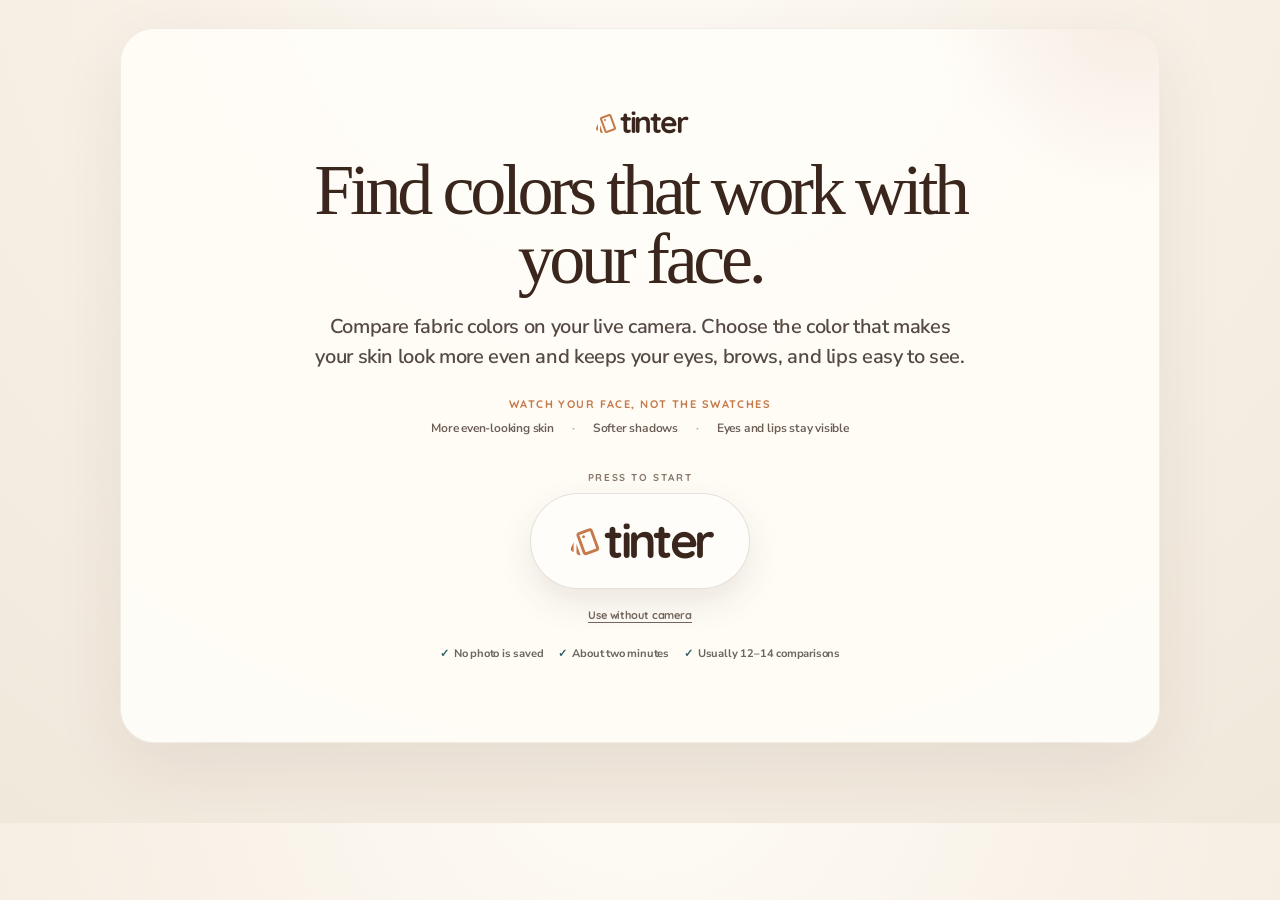
<file: index.html>
<!doctype html>
<html lang="en">
<head>
<meta charset="utf-8">
<meta name="viewport" content="width=device-width,initial-scale=1,viewport-fit=cover">
<title>Tinter by True Palette</title>
<link rel="manifest" href="manifest.webmanifest?v=20260720-gesture1">
<meta name="theme-color" content="#f7f1e8">
<meta name="apple-mobile-web-app-capable" content="yes">
<meta name="apple-mobile-web-app-title" content="Tinter">
<link rel="apple-touch-icon" href="icons/icon.svg?v=20260720-gesture1">
<link rel="stylesheet" href="app/styles.css?v=20260720-gesture1">
<link rel="stylesheet" href="app/font-brand.css?v=20260720-gesture1">
<link rel="stylesheet" href="app/dock.css?v=20260720-gesture1">
<link rel="stylesheet" href="app/compare.css?v=20260720-gesture1">
<link rel="stylesheet" href="app/report-export-v2.css?v=20260720-gesture1">
<link rel="stylesheet" href="app/export-print-clean.css?v=20260720-gesture1">
<link rel="stylesheet" href="app/report-visibility.css?v=20260720-gesture1">
<link rel="stylesheet" href="app/mixed-quiz.css?v=20260720-gesture1">
<link rel="stylesheet" href="app/mixed-quiz-swatches.css?v=20260720-gesture1">
<link rel="stylesheet" href="app/quiz-visuals-v3.css?v=20260720-gesture1">
<link rel="stylesheet" href="app/touch-targets.css?v=20260720-gesture1">
<link rel="stylesheet" href="app/app-hierarchy.css?v=20260720-gesture1">
<link rel="stylesheet" href="app/tinter/tinter.css?v=20260720-gesture1">
</head>
<body class="tinter-first report-waiting">
<main class="shell">
  <section class="tinter-home" aria-labelledby="homeTitle">
    <div class="tinter-home-copy">
      <div class="tinter-home-brand" aria-label="Tinter by True Palette">
        <span class="tinter-logo-lockup"><span class="tinter-style-glyph" aria-hidden="true">style</span><span class="tinter-word">tinter</span></span>
      </div>
      <h1 id="homeTitle">Find colors that work with your face.</h1>
      <p class="lead">Compare fabric colors on your live camera. Choose the color that makes your skin look more even and keeps your eyes, brows, and lips easy to see.</p>
      <div class="tinter-look-for" aria-label="What to compare during Tinter">
        <b>Watch your face, not the swatches</b>
        <div class="tinter-look-for-list"><span>More even-looking skin</span><span>Softer shadows</span><span>Eyes and lips stay visible</span></div>
      </div>
      <div class="tinter-home-actions">
        <div class="tinter-launch">
          <p id="tinterStartPrompt" class="tinter-start-prompt">Press to start</p>
          <button type="button" id="tinterOpen" class="tinter-entry" aria-label="Start Tinter color analysis" title="Start Tinter">
            <span class="tinter-logo-lockup"><span class="tinter-style-glyph" aria-hidden="true">style</span><span class="tinter-word">tinter</span></span>
          </button>
        </div>
        <button type="button" id="noCamera" class="tinter-secondary">Use without camera</button>
      </div>
      <div class="tinter-trust" aria-label="Tinter details"><span>No photo is saved</span><span>About two minutes</span><span>Usually 12–14 comparisons</span></div>
    </div>
  </section>

  <section class="card report report-area" aria-live="polite">
    <p class="kicker">Your results</p>
    <div id="result" class="empty">Complete Tinter to create your wardrobe palette.</div>
    <div class="actions"><button type="button" id="copy" class="secondary">Copy Style Report</button><button type="button" id="json" class="secondary">Export JSON</button><button type="button" onclick="window.print()" class="secondary">Print / PDF</button></div>
  </section>

  <section id="refineSection" class="refine-wrap" hidden>
    <details id="refineDetails" class="refine-card" open>
      <summary><span class="refine-summary-copy"><b>Optional refinement</b><span>Use this when the camera is unavailable or the first palette feels slightly off.</span></span></summary>
      <div class="refine-body">
        <form id="quiz" class="card">
          <p class="kicker quiz-card-kicker">Refine Result</p><h2>Color observations</h2><p class="muted">These observations lightly adjust Tinter rather than replacing it.</p>
          <div class="field client-field"><label class="field-title">Name <span>optional</span></label><input id="client" name="client" placeholder="Example: Morgan" autocomplete="name"></div>
          <div id="questions"></div>
          <div class="builder-actions"><button type="button" id="analyze" class="primary-build">Apply refinements</button><button type="button" id="sample" class="secondary">Demo answers</button><button type="reset" class="secondary">Start over</button></div>
        </form>
      </div>
    </details>
  </section>
</main>

<section id="sliderDock" class="slider-dock" hidden>
  <div class="dock-top"><div><p class="kicker dock-kicker">Adjust Palette</p><b id="dockTitle">Temperature</b></div><label class="toggle"><input type="checkbox" id="outside"> Allow outside palette</label></div>
  <div id="deck" class="deck" aria-label="Fashion slider cards"></div>
  <div class="dock-foot"><button type="button" id="prevCard" class="secondary" aria-label="Previous adjustment">‹</button><div id="dots" class="dots"></div><button type="button" id="nextCard" class="secondary" aria-label="Next adjustment">›</button></div>
</section>

<script src="app/intake-v6.js?v=20260720-gesture1"></script>
<script src="app/fabric-color-engine-v4.js?v=20260720-gesture1"></script>
<script src="app/season-hybrid-v11.js?v=20260720-gesture1"></script>
<script src="app/profile-v11.js?v=20260720-gesture1"></script>
<script src="app/report-ui-v11.js?v=20260720-gesture1"></script>
<script src="app/report-export-v2.js?v=20260720-gesture1"></script>
<script src="app/main.js?v=20260720-gesture1"></script>
<script type="module" src="app/tinter/app.js?v=20260720-gesture1"></script>
<script src="app/reset-random.js?v=20260720-gesture1"></script>
<script src="app/report-visibility.js?v=20260720-gesture1"></script>
</body>
</html>
</file>
<file: app/styles.css>
:root{--bg:#f7f1e8;--paper:#fffdf8;--ink:#1f2428;--muted:#6c665d;--line:#ded2c2;--cocoa:#3a261d;--terra:#c5794a;--teal:#2f5d62;--serif:Didot,Georgia,serif;--sans:"Avenir Next",Arial,sans-serif}
*{box-sizing:border-box}
body{margin:0;background:radial-gradient(circle at 10% 0%,#c5794a33,transparent 30rem),radial-gradient(circle at 95% 0%,#2f5d6228,transparent 32rem),var(--bg);color:var(--ink);font-family:var(--sans);line-height:1.42}
body.dock-open{padding-bottom:330px}
.shell{width:min(1160px,calc(100% - 28px));margin:auto;padding:22px 0 52px}
.hero,.grid{display:grid;grid-template-columns:1.05fr .95fr;gap:18px;align-items:start}
.grid{margin-top:18px}
.card,.panel{background:#fffdf8e8;border:1px solid var(--line);border-radius:28px;padding:22px;box-shadow:0 22px 60px #3a261d1a}
.panel{padding:clamp(24px,5vw,56px)}
.report{position:sticky;top:14px}
.kicker{color:var(--teal);font-size:12px;font-weight:900;letter-spacing:.16em;text-transform:uppercase;margin:0 0 12px}
h1,h2,.result-name{font-family:var(--serif);font-weight:500;letter-spacing:-.055em}
h1{font-size:clamp(52px,10vw,108px);line-height:.86;margin:0 0 18px;max-width:12ch}
h2{font-size:clamp(30px,4vw,48px);line-height:.95;margin:0 0 8px}
.lead{font-size:clamp(17px,2vw,21px);color:#47413a}
.muted,.desc,.note{color:var(--muted)}
.kit{padding:0;list-style:none}
.kit li{border-top:1px solid var(--line);padding:10px 0}
.kit b{display:block;color:var(--cocoa)}
.tag,.pill{display:inline-flex;border:1px solid var(--line);border-radius:999px;padding:7px 10px;margin:4px;background:white;font-size:12px;font-weight:900;color:var(--cocoa)}
.field{margin:24px 0}
.field-title{font-weight:900;color:var(--cocoa);margin-bottom:10px}
.field-title span{color:var(--muted);font-size:12px;text-transform:uppercase;letter-spacing:.08em}
.how{border-left:4px solid var(--terra);background:#fff7ed;border-radius:14px;padding:12px 14px;color:var(--muted)}
.choices{display:grid;grid-template-columns:repeat(3,1fr);gap:10px}
.choice{position:relative}
.choice input{position:absolute;opacity:0}
.box{min-height:122px;display:flex;flex-direction:column;gap:10px;border:1px solid var(--line);border-radius:20px;padding:13px;background:white;cursor:pointer}
.choice input:checked+.box{border-color:var(--teal);box-shadow:inset 0 0 0 1px var(--teal)}
.name{font-weight:900;color:var(--cocoa)}
.sw{width:31px;height:31px;border:1px solid #0002;border-radius:50%;display:inline-block;margin-right:5px}
.actions{display:flex;gap:10px;flex-wrap:wrap;margin-top:22px}
.builder-actions{display:grid;grid-template-columns:1fr 1fr;gap:10px;margin-top:24px}
.primary-build{grid-column:1/-1;width:100%;font-size:17px;padding:18px 20px}
.builder-actions .secondary{width:100%}
button{border:1px solid var(--teal);border-radius:999px;background:var(--teal);color:white;padding:14px 18px;font-weight:900;cursor:pointer}
button.secondary{border-color:var(--line);background:white;color:var(--ink)}
button:disabled{opacity:.7;cursor:wait}
.actions button{flex:1 1 150px}
.empty,.loading-card{border:1px dashed var(--line);border-radius:22px;padding:18px;color:var(--muted)}
.loading-card{text-align:center;background:#fff7ed;border-style:solid}
.spinner{width:36px;height:36px;margin:2px auto 12px;border:3px solid #eadccf;border-top-color:var(--teal);border-radius:50%;animation:spin .8s linear infinite}
@keyframes spin{to{transform:rotate(360deg)}}
input{width:100%;border:1px solid var(--line);border-radius:18px;padding:14px}
.mini,.palette,.palette-pair{display:grid;grid-template-columns:repeat(2,1fr);gap:10px}
.palette{grid-template-columns:repeat(2,1fr)}
.mini-card,.color{border:1px solid var(--line);border-radius:18px;background:white;padding:12px}
.mini-card b{display:block;color:var(--cocoa);font-size:12px;letter-spacing:.08em;text-transform:uppercase}
.patch{height:52px;border-radius:14px;margin-bottom:8px}
.result-name{margin:0 0 12px;color:var(--cocoa);font-size:clamp(42px,7vw,70px);line-height:.88}
.slider-dock{position:fixed;z-index:50;left:50%;bottom:max(10px,env(safe-area-inset-bottom));transform:translateX(-50%);width:min(760px,calc(100% - 18px));background:#fffdf8;border:1px solid var(--line);border-radius:28px;box-shadow:0 20px 70px #3a261d40;padding:14px}
.slider-dock[hidden]{display:none}
.dock-top{display:flex;align-items:center;justify-content:space-between;gap:10px;margin-bottom:8px}
.dock-kicker{margin-bottom:3px}
.toggle{display:flex;gap:8px;align-items:center;border:1px solid var(--line);border-radius:999px;padding:9px 11px;background:#fff7ed;font-size:12px;font-weight:900;color:var(--cocoa)}
.toggle input{width:auto}
.deck{display:flex;overflow-x:auto;scroll-snap-type:x mandatory;-webkit-overflow-scrolling:touch;border-radius:22px;scrollbar-width:none}
.deck::-webkit-scrollbar{display:none}
.slide{min-width:100%;scroll-snap-align:center;border:1px solid var(--line);border-radius:22px;background:white;padding:14px}
.slide-head{display:flex;justify-content:space-between;gap:12px}
.slide h3{margin:0;color:var(--cocoa)}
.ios{font-size:12px;color:var(--muted);margin-top:2px}
.lockbar{height:8px;border-radius:999px;background:linear-gradient(90deg,#ded2c2 0 var(--lo),var(--teal) var(--lo) var(--hi),#ded2c2 var(--hi) 100%);margin:12px 0}
.gslider{padding:0;border:0;accent-color:var(--teal)}
.warn{color:#9a3b32;font-size:12px;font-weight:800;margin:8px 0 0}
.dock-foot{display:grid;grid-template-columns:auto 1fr auto;gap:10px;align-items:center;margin-top:10px}
.dock-foot button{padding:10px 14px}
.dots{text-align:center}
.dot{display:inline-block;width:7px;height:7px;border-radius:999px;background:#ded2c2;margin:0 4px}
.dot.active{background:var(--teal);width:18px}
@media(max-width:900px){.hero,.grid{grid-template-columns:1fr}.report{position:static}}
@media(max-width:650px){body.dock-open{padding-bottom:350px}.choices,.mini,.palette,.palette-pair{grid-template-columns:1fr}.box{min-height:auto}.dock-top{align-items:flex-start}.toggle{max-width:170px}.palette{grid-template-columns:repeat(2,1fr)}}
</file>
<file: app/font-brand.css>
@import url('https://fonts.googleapis.com/css2?family=Nunito+Sans:wght@400;500;600;700;800;900&family=Quicksand:wght@600;700&display=swap');
:root{--sans:"Nunito Sans","Avenir Next Rounded","SF Pro Rounded",ui-rounded,"Avenir Next","Segoe UI Rounded",Arial,sans-serif;--cute:"Quicksand","Nunito Sans","Avenir Next Rounded",ui-rounded,Arial,sans-serif;--serif:"Didot","Bodoni 72","Iowan Old Style",Georgia,serif}
body,input,button,select,textarea{font-family:var(--sans);font-weight:500;letter-spacing:-.012em}body{color:var(--ink)}
h1,h2,.result-name{font-family:var(--serif);font-weight:500;color:var(--cocoa);letter-spacing:-.055em}.lead{font-family:var(--sans);font-weight:600;letter-spacing:-.018em;color:#463e37}.kicker{font-family:var(--cute);font-weight:700;letter-spacing:.15em;color:var(--teal)}
.field-title,.name,.pill,.tag,.mini-question,.compare-role,.range-head b,.slider-card b,.mini-card b{font-family:var(--cute);font-weight:700;letter-spacing:-.01em;color:var(--cocoa)}
.desc,.muted,.note,.kit span{font-family:var(--sans);font-weight:500;letter-spacing:-.01em}button{font-family:var(--cute);font-weight:700;letter-spacing:-.01em}.choice .box{font-family:var(--sans)}
</file>
<file: app/dock.css>
body.dock-open{padding-bottom:105px}.slider-dock{bottom:max(6px,env(safe-area-inset-bottom));width:min(700px,calc(100% - 18px));border-radius:18px;box-shadow:0 14px 42px #3a261d35;padding:8px;transition:transform .22s ease,opacity .22s ease}.slider-dock.is-hidden{transform:translate(-50%,calc(100% + 18px));opacity:.04;pointer-events:none}.dock-top{display:grid;grid-template-columns:1fr auto auto;align-items:center;gap:6px;margin-bottom:2px}.dock-kicker{margin:0;font-size:10px}.toggle{padding:6px 8px;font-size:11px}.dock-close{min-width:34px;padding:6px 10px}.deck{border-radius:14px}.slide{border-radius:14px;padding:8px 10px}.slide h3{font-size:15px}.slide p{margin:4px 0 0;font-size:11px;line-height:1.2}.ios{font-size:11px;margin-top:0}.lockbar{height:6px;margin:6px 0}.gslider{height:18px}.warn{margin:4px 0 0}.dock-foot{gap:6px;margin-top:5px}.dock-foot button{padding:6px 10px}.dot{width:6px;height:6px}.dot.active{width:16px}.adjust-palette{width:100%;margin-top:14px}.compare-head,.compare-row{display:grid;grid-template-columns:.8fr 1fr 1fr;gap:8px;align-items:center}.compare-head{font-size:12px;text-transform:uppercase;letter-spacing:.08em;color:var(--muted);margin:12px 0 6px}.compare-row{border:1px solid var(--line);border-radius:16px;background:white;padding:8px;margin-bottom:8px}.compare-role{font-size:12px;font-weight:900;color:var(--cocoa)}.compare-color{display:grid;grid-template-columns:38px 1fr;gap:8px;align-items:center;min-width:0}.compare-color i{display:block;width:38px;height:38px;border-radius:10px;border:1px solid #0002}.compare-color b{display:block;font-size:12px;line-height:1.1}.compare-color small{display:block;color:var(--muted);font-size:11px}@media(max-width:650px){body.dock-open{padding-bottom:125px}.toggle{max-width:160px}.compare-head{display:none}.compare-row{grid-template-columns:1fr}.compare-role{border-bottom:1px solid var(--line);padding-bottom:5px}.compare-color{grid-template-columns:44px 1fr}.compare-color i{width:44px;height:44px}}
</file>
<file: app/compare.css>
.season-badge{display:block;width:max-content;max-width:100%;margin-top:8px;border:1px solid var(--line);border-radius:999px;background:#fff7ed;color:var(--cocoa);font-family:var(--sans);font-size:14px;font-weight:900;letter-spacing:0;padding:7px 11px}.palette .patch{display:flex;align-items:flex-end;padding:8px}.palette .patch span,.compare-swatch span{display:block;color:white;font-weight:900;line-height:1.05;text-shadow:0 1px 7px #0009}.palette .patch span{font-size:12px}.palette-compare.single .compare-row{display:block}.palette-compare.adjusted .compare-row,.compare-head{display:grid;grid-template-columns:.75fr 1fr 1fr;gap:8px;align-items:stretch}.compare-head{font-size:12px;text-transform:uppercase;letter-spacing:.08em;color:var(--muted);margin:12px 0 6px}.compare-row{border:1px solid var(--line);border-radius:16px;background:white;padding:8px;margin-bottom:8px}.compare-role{font-size:12px;font-weight:900;color:var(--cocoa);margin-bottom:6px}.palette-compare.adjusted .compare-role{display:flex;align-items:center;margin:0}.compare-swatch{min-height:96px;border:1px solid #0002;border-radius:14px;padding:10px;display:flex;flex-direction:column;justify-content:flex-end;background-size:cover}.compare-swatch span{font-size:15px}.compare-swatch small{display:block;color:white;text-shadow:0 1px 7px #0009;font-size:11px;margin-top:4px}.palette-compare.single .compare-swatch{width:100%}@media(max-width:650px){.palette-compare.adjusted .compare-row{grid-template-columns:1fr}.compare-head{display:none}.palette-compare.adjusted .compare-role{border-bottom:1px solid var(--line);padding-bottom:5px;margin-bottom:4px}.compare-swatch{min-height:84px}}
</file>
<file: app/report-export-v2.css>
.report-shell{background:linear-gradient(180deg,#fffdf8 0%,#fff7ed 100%);border:1px solid var(--line);border-radius:28px;padding:18px;box-shadow:0 18px 50px rgba(58,38,29,.10)}.report-mast{position:relative;border-bottom:1px solid var(--line);padding-bottom:14px;margin-bottom:16px;break-after:avoid-page}.report-client-label{font-family:var(--cute);font-size:11px;font-weight:800;letter-spacing:.16em;text-transform:uppercase;color:var(--teal);margin:0 0 5px}.report-client{font-family:var(--cute);font-size:15px;font-weight:800;color:var(--muted);margin:0 0 8px}.report-palette{font-family:var(--serif);font-size:clamp(44px,6vw,66px);font-weight:500;letter-spacing:-.055em;line-height:.9;color:var(--cocoa);margin:0}.report-desc{font-family:var(--sans);font-size:15px;line-height:1.5;color:#4a4038;margin:12px 0 0}.report-pills{display:flex;flex-wrap:wrap;gap:6px;margin-top:12px}.report-pills .pill{margin:0;background:#fffdf8}.report-palette-title{font-family:var(--cute);font-size:12px;font-weight:800;letter-spacing:.15em;text-transform:uppercase;color:var(--teal);margin:18px 0 8px}.palette-card-grid{display:grid;gap:14px}.palette-card-row{display:grid;gap:7px;break-inside:avoid-page;page-break-inside:avoid}.palette-card-role{font-family:var(--cute);font-size:11px;font-weight:800;letter-spacing:.1em;text-transform:uppercase;color:var(--muted)}.palette-card-pair{display:grid;grid-template-columns:1fr;gap:10px}.palette-card-grid.adjusted .palette-card-pair{grid-template-columns:1fr 1fr}.palette-swatch-card{position:relative;background:#fffdf8;border:1px solid #eadfd2;border-radius:15px;padding:9px;box-shadow:0 10px 24px rgba(58,38,29,.09);min-width:0;break-inside:avoid-page;page-break-inside:avoid}.palette-swatch-card::before{content:attr(data-kind);position:absolute;top:8px;right:8px;background:rgba(255,253,248,.86);border:1px solid rgba(222,210,194,.75);border-radius:999px;padding:4px 7px;font-size:9px;font-weight:900;letter-spacing:.08em;text-transform:uppercase;color:var(--cocoa)}.palette-card-grid.single .palette-swatch-card::before{display:none}.palette-chip{height:132px;border-radius:10px;border:1px solid rgba(0,0,0,.08);box-shadow:inset 0 0 0 1px rgba(255,255,255,.18);margin-bottom:8px}.palette-card-name{display:block;font-family:var(--cute);font-size:14px;font-weight:800;line-height:1.05;letter-spacing:-.02em;text-transform:uppercase;color:var(--cocoa);overflow-wrap:anywhere}.palette-card-hex{display:block;margin-top:3px;font-family:var(--sans);font-size:10px;font-weight:800;letter-spacing:.04em;text-transform:uppercase;color:var(--muted)}.report-evidence-list{list-style:none;padding:0;margin:0;display:grid;gap:9px}.report-evidence-list li{display:grid;grid-template-columns:20px minmax(0,1fr);gap:8px;align-items:start}.report-evidence-check{display:inline-grid;place-items:center;width:18px;height:18px;margin-top:1px;border-radius:50%;background:rgba(47,93,98,.10);color:var(--teal);font-size:11px;font-weight:900}.report-diagnostics{position:absolute;top:0;right:0;z-index:12}.report-diagnostics summary{display:grid;place-items:center;width:32px;height:32px;list-style:none;border:1px solid rgba(47,93,98,.22);border-radius:50%;background:rgba(255,253,248,.88);color:var(--teal);cursor:pointer;box-shadow:0 6px 18px rgba(58,38,29,.08)}.report-diagnostics summary::-webkit-details-marker{display:none}.report-diagnostics summary:focus-visible{outline:2px solid var(--teal);outline-offset:3px}.report-info-icon{font-family:Georgia,serif;font-size:16px;font-weight:700;line-height:1}.report-sr-only{position:absolute!important;width:1px!important;height:1px!important;padding:0!important;margin:-1px!important;overflow:hidden!important;clip:rect(0,0,0,0)!important;white-space:nowrap!important;border:0!important}.report-diagnostics-panel{position:absolute;top:40px;right:0;width:min(360px,calc(100vw - 58px));padding:14px;border:1px solid var(--line);border-radius:18px;background:#fffdf8;box-shadow:0 18px 50px rgba(58,38,29,.18);color:#4a4038}.report-diagnostics-title{margin:0 0 10px;font-family:var(--cute);font-size:11px;font-weight:900;letter-spacing:.12em;text-transform:uppercase;color:var(--teal)}.report-diagnostics-pills{display:flex;flex-wrap:wrap;gap:6px}.report-diagnostics-pills span{display:inline-flex;padding:6px 8px;border:1px solid var(--line);border-radius:999px;background:#fff7ed;font-size:11px;font-weight:800;color:var(--cocoa)}.report-diagnostics-panel ul{margin:12px 0 0;padding-left:18px;font-size:12px;color:var(--muted)}.report-diagnostics-panel li+li{margin-top:6px}.report .actions{display:grid;grid-template-columns:1fr 1fr;gap:10px}.report .actions button{width:100%;margin:0}.export-hidden{display:none!important}body.png-exporting .report-shell{box-shadow:none;width:min(900px,calc(100vw - 28px));max-width:900px}body.png-exporting .style-report-card .palette-card-grid{display:grid;grid-template-columns:repeat(2,minmax(0,1fr));gap:12px}body.png-exporting .palette-chip{height:102px}body.png-exporting .palette-card-name{font-size:12px}body.png-exporting .report-diagnostics{display:none!important}@page{margin:.45in}@media print{body{background:#fff!important}.shell{width:100%;padding:0}.hero,#quiz,.report .actions,#sliderDock,.report-diagnostics{display:none!important}.grid{display:block}.report{position:static!important;box-shadow:none;border:0;padding:0}.report-shell{box-shadow:none;border:0;padding:0}.style-report-card .palette-card-grid{display:grid;grid-template-columns:repeat(3,minmax(0,1fr));gap:10px;align-items:start}.style-report-card .palette-card-row{break-inside:avoid-page;page-break-inside:avoid}.style-report-card .palette-card-role{font-size:9px}.style-report-card .palette-swatch-card{padding:7px}.style-report-card .palette-chip{height:82px}.style-report-card .palette-card-name{font-size:11px}.style-report-card .palette-card-hex{font-size:8px}.report-palette{font-size:44px}.report-desc{font-size:12px;line-height:1.35}.report-palette-title{margin-top:12px}}@media(max-width:650px){.report-shell{padding:14px}.palette-chip{height:105px}.report-palette{font-size:42px}.palette-card-grid.adjusted .palette-card-pair{grid-template-columns:1fr 1fr}.palette-card-name{font-size:12px}.report-diagnostics{top:-2px;right:-2px}.report-diagnostics-panel{right:-2px;width:min(330px,calc(100vw - 42px))}}
</file>
<file: app/export-print-clean.css>
@media print{.adjust-palette,#openDock{display:none!important}html,body,.report,.report-shell,#styleReportCard,.style-report-card{background:transparent!important;background-color:transparent!important;box-shadow:none!important}.report-shell{border-color:transparent!important}.report .kicker{display:none!important}}
</file>
<file: app/report-visibility.css>
body.report-waiting .report{display:none!important}body.report-waiting .grid{grid-template-columns:1fr}.report-ready .report{display:block}@media(max-width:900px){body.report-waiting .grid{grid-template-columns:1fr}}
</file>
<file: app/mixed-quiz.css>
.setup-grid,.confirm-grid{display:grid;grid-template-columns:repeat(3,1fr);gap:10px}.setup-card,.mini-choice{border:1px solid var(--line);border-radius:16px;background:white;padding:12px}.setup-card b,.mini-choice b{display:block;color:var(--cocoa);font-size:13px}.range-card{border:1px solid var(--line);border-radius:18px;background:white;padding:14px;margin:10px 0}.range-head{display:flex;justify-content:space-between;gap:12px;align-items:center}.range-head b{color:var(--cocoa)}.range-head span{font-weight:900;color:var(--teal)}.range-card input[type=range]{padding:0;border:0;accent-color:var(--teal);margin:12px 0 4px}.range-labels{display:flex;justify-content:space-between;color:var(--muted);font-size:12px}.confidence{margin-top:10px;border-top:1px solid var(--line);padding-top:10px}.optional-note{font-size:13px;color:var(--muted);margin:4px 0 10px}.mini-choice input{width:auto;margin-right:7px}.confirm-grid{grid-template-columns:1fr}.confirm-row{display:grid;grid-template-columns:1fr 1fr 1fr;gap:8px}@media(max-width:650px){.setup-grid,.confirm-row{grid-template-columns:1fr}.setup-card,.mini-choice{padding:10px}}
</file>
<file: app/mixed-quiz-swatches.css>
.quiz-swatch-row{display:grid;grid-template-columns:repeat(5,minmax(22px,1fr));gap:10px;align-items:center;margin:9px 0 6px;width:100%}.quiz-swatch{width:34px;height:34px;border:1px solid #0002;border-radius:999px;box-shadow:inset 0 0 0 1px rgba(255,255,255,.25);justify-self:center}.mini-question{margin:14px 0 8px;color:var(--cocoa);font-weight:900}.mini-help{display:block;color:var(--muted);font-size:12px;font-weight:600;margin-top:2px}.mini-choice{display:flex;align-items:center;gap:8px}.mini-choice .quiz-swatch{width:26px;height:26px;flex:0 0 26px}.choice .box .quiz-swatch-row{margin-top:auto}.setup-card input{width:auto;margin-right:7px}@media(max-width:650px){.quiz-swatch-row{gap:8px}.quiz-swatch{width:30px;height:30px}.mini-choice .quiz-swatch{width:22px;height:22px;flex-basis:22px}}
</file>
<file: app/quiz-visuals-v3.css>
.confidence-emoji-row{display:grid;grid-template-columns:repeat(5,1fr);gap:8px;align-items:center;margin:8px 0 4px;text-align:center;font-size:22px}.confidence .quiz-swatch-row{display:none!important}.contrast-pair-row{display:grid;grid-template-columns:repeat(5,1fr);gap:10px;margin:10px 0 6px;align-items:end}.contrast-pair{display:grid;gap:5px;justify-items:center}.contrast-pair-chip{width:48px;height:34px;border:1px solid #0002;border-radius:999px;overflow:hidden;display:grid;grid-template-columns:1fr 1fr;background:white;box-shadow:inset 0 0 0 1px rgba(255,255,255,.22)}.contrast-pair-chip i{display:block}.contrast-pair small{display:block;color:var(--muted);font-size:10px;font-weight:800;text-align:center;line-height:1.1}.range-card .contrast-pair-row+.range-labels{margin-top:2px}@media(max-width:650px){.confidence-emoji-row{font-size:20px}.contrast-pair-row{gap:6px}.contrast-pair-chip{width:42px;height:30px}.contrast-pair small{font-size:9px}}
</file>
<file: app/touch-targets.css>
:root{--touch-min:48px;--thumb-size:28px;--track-size:10px}
button,.secondary,.primary-build,input,select,textarea{min-height:var(--touch-min)}
button,.secondary,.primary-build{padding:13px 16px;touch-action:manipulation}
.builder-actions #tinterOpen{grid-column:1/-1;order:-2}.builder-actions #analyze{order:-1}.builder-actions #sample,.builder-actions [type=reset]{order:0}
.choice,.setup-card,.mini-choice,.toggle,.palette-swatch-card,.smooth-card{touch-action:manipulation}
.choice .box,.setup-card{min-height:76px;padding:14px 15px}
.mini-choice{min-height:48px;padding:12px 13px;border-radius:14px}
.confirm-row{gap:10px}
input[type=radio],input[type=checkbox]{width:22px;height:22px;min-height:22px;flex:0 0 22px;accent-color:var(--teal)}
.toggle{min-height:44px;display:inline-flex;align-items:center;gap:8px;padding:6px 0}
input[type=range],.gslider,#tinterWarmth,#tinterTint{width:100%;height:44px;min-height:44px;padding:0;background:transparent;touch-action:pan-x;accent-color:var(--teal)}
input[type=range]::-webkit-slider-runnable-track{height:var(--track-size);border-radius:999px;background:#e6dacc;border:1px solid rgba(58,38,29,.10)}
input[type=range]::-webkit-slider-thumb{-webkit-appearance:none;width:var(--thumb-size);height:var(--thumb-size);border-radius:999px;background:var(--teal);border:4px solid #fffdf8;box-shadow:0 2px 8px rgba(31,36,40,.24);margin-top:calc((var(--track-size) - var(--thumb-size))/2)}
input[type=range]::-moz-range-track{height:var(--track-size);border-radius:999px;background:#e6dacc;border:1px solid rgba(58,38,29,.10)}
input[type=range]::-moz-range-thumb{width:var(--thumb-size);height:var(--thumb-size);border-radius:999px;background:var(--teal);border:4px solid #fffdf8;box-shadow:0 2px 8px rgba(31,36,40,.24)}
.range-card{padding:15px 14px}.range-labels{font-size:13px;margin-top:2px}.range-head output{min-width:42px;text-align:right;font-weight:900;color:var(--teal);font-variant-numeric:tabular-nums}
.dock-foot button{min-width:52px;min-height:46px}.dock-close,.tinter-close{min-width:46px;min-height:46px}
.tinter-balance input[type=range]{height:46px}.tinter-balance button{min-height:42px}.smooth-card{min-height:148px}.smooth-chip{min-height:78px}
@media(max-width:650px){:root{--thumb-size:30px;--track-size:11px}.choice .box,.setup-card{min-height:82px}.primary-build{min-height:56px}.smooth-card{min-height:138px}.tinter-balance input[type=range]{height:48px}}
</file>
<file: app/app-hierarchy.css>
.client-field{padding:14px 0 18px;margin:14px 0 6px;border-bottom:1px solid var(--line)}
.app-section{position:relative;padding:24px 0 8px;margin:0;border-top:1px solid var(--line)}
.app-section:first-child{margin-top:10px}.app-section-head{display:grid;grid-template-columns:auto 1fr;column-gap:12px;row-gap:3px;align-items:start;margin-bottom:18px}.app-section-kicker{grid-row:1/4;display:grid;place-items:center;min-width:52px;min-height:28px;padding:6px 9px;border:1px solid var(--line);border-radius:999px;background:#fff7ed;font-family:var(--cute);font-size:10px;font-weight:900;letter-spacing:.12em;text-transform:uppercase;color:var(--terra);margin:0}.app-section-title{font-family:var(--serif);font-weight:500;font-size:clamp(27px,3vw,39px);letter-spacing:-.05em;line-height:.94;color:var(--cocoa);margin:0}.app-section-copy{margin:0;color:var(--muted);font-size:14px;line-height:1.4;max-width:62ch}.app-section .field{margin:18px 0}.app-section .field:first-of-type{margin-top:0}.app-section .field:last-child{margin-bottom:0}.field-title{display:flex;align-items:baseline;justify-content:space-between;gap:10px;font-family:var(--cute);font-size:15px;line-height:1.15}.field-title span{flex:0 0 auto}.how{margin:8px 0 12px}.choices{align-items:stretch}.box{height:100%}.range-card{margin:12px 0}.range-card+.range-card{margin-top:10px}.mini-question.color-clue-heading{margin:18px 0 9px;padding-top:4px;font-family:var(--cute);font-size:12px;font-weight:900;letter-spacing:.12em;text-transform:uppercase;color:var(--teal)}.mini-question.color-clue-heading:first-child{margin-top:0}.mini-help{display:block;margin-top:4px;font-family:var(--sans);font-size:12px;font-weight:500;letter-spacing:0;text-transform:none;color:var(--muted)}
.builder-actions{align-items:stretch;margin-top:28px;padding-top:22px;border-top:1px solid var(--line)}.analysis-action-head{grid-column:1/-1;order:-3;display:grid;gap:4px;padding:0 2px 8px}.analysis-action-head .app-section-kicker{display:inline-flex;width:max-content;min-width:0;min-height:0}.analysis-action-head .app-section-title{font-size:clamp(25px,3vw,34px)}.builder-actions #tinterOpen{margin-bottom:2px}.primary-build{font-family:var(--cute);letter-spacing:-.02em}.report>.kicker,.quiz-card-kicker{margin-bottom:8px}.report-shell{margin-top:4px}.report-palette-title{margin-top:22px}.actions{align-items:stretch}.actions button{min-width:0}.slider-dock{font-family:var(--sans)}.slide h3,.dock-top b{font-family:var(--cute);font-weight:800;letter-spacing:-.02em}.empty{font-size:14px;line-height:1.45}
@media(max-width:650px){.app-section{padding:20px 0 6px}.app-section-head{grid-template-columns:1fr;gap:4px}.app-section-kicker{grid-row:auto;display:inline-flex;width:max-content;min-width:0;min-height:0}.field-title{display:grid;gap:3px}.field-title span{font-size:11px}.hero .panel,.hero .card,#quiz,.report{padding:18px}.builder-actions{gap:9px}.analysis-action-head{padding-bottom:6px}}
</file>
<file: app/tinter/tinter.css>
@import url('https://fonts.googleapis.com/css2?family=Material+Symbols+Outlined:opsz,wght,FILL,GRAD@24,400,0,0');

/* Canonical Tinter presentation. */
body.tinter-first {
  background:
    radial-gradient(circle at 50% -12%, #fffdf8 0, #f8f1e7 42%, #f1e8dc 100%);
}

body.tinter-first .shell {
  width: min(1040px, calc(100% - 28px));
  padding: 28px 0 80px;
}

.tinter-home {
  position: relative;
  min-height: min(680px, 82vh);
  display: grid;
  place-items: center;
  padding: clamp(38px, 7vw, 80px);
  overflow: hidden;
  border: 1px solid rgba(114, 91, 73, .10);
  border-radius: 34px;
  background: rgba(255, 253, 248, .92);
  box-shadow: 0 24px 70px rgba(58, 38, 29, .08);
  text-align: center;
}

.tinter-home::before {
  content: "";
  position: absolute;
  width: 430px;
  height: 430px;
  top: -250px;
  right: -190px;
  border-radius: 50%;
  background: radial-gradient(circle, rgba(181, 109, 75, .12), transparent 68%);
  pointer-events: none;
}

.tinter-home-copy {
  position: relative;
  z-index: 1;
  width: min(760px, 100%);
  margin: auto;
}

.tinter-home-brand {
  display: flex;
  justify-content: center;
  margin-bottom: 20px;
}

.tinter-home h1 {
  max-width: 760px;
  margin: 0 auto 18px;
  font-size: clamp(44px, 7vw, 72px);
  line-height: .96;
  letter-spacing: -.06em;
}

.tinter-home .lead {
  max-width: 650px;
  margin: 0 auto;
  font-size: clamp(16px, 2vw, 20px);
  line-height: 1.5;
  color: #554a42;
}

.tinter-look-for {
  max-width: 680px;
  margin: 25px auto 0;
}

.tinter-look-for > b {
  display: block;
  font-family: var(--cute, "Quicksand", sans-serif);
  font-size: 11px;
  font-weight: 800;
  letter-spacing: .13em;
  text-transform: uppercase;
  color: var(--terra, #b56d4b);
}

.tinter-look-for-list {
  display: flex;
  flex-wrap: wrap;
  justify-content: center;
  gap: 5px 18px;
  margin-top: 7px;
  color: #6a5d54;
  font-size: 12px;
  font-weight: 650;
}

.tinter-look-for-list span + span::before {
  content: "·";
  margin-right: 18px;
  color: #b8a99c;
}

.tinter-home-actions {
  display: flex;
  flex-direction: column;
  align-items: center;
  gap: 9px;
  margin-top: 34px;
}

.tinter-launch {
  display: grid;
  justify-items: center;
  gap: 8px;
}

.tinter-start-prompt {
  margin: 0;
  font-family: var(--cute, "Quicksand", sans-serif);
  font-size: 10px;
  font-weight: 850;
  letter-spacing: .16em;
  text-transform: uppercase;
  color: #88776a;
}

.tinter-entry {
  position: relative;
  width: 220px;
  min-height: 96px;
  display: grid;
  place-items: center;
  padding: 0 24px;
  border: 1px solid rgba(114, 91, 73, .18);
  border-radius: 999px;
  background: #fffdf9;
  color: var(--cocoa, #493a31);
  box-shadow: 0 14px 34px rgba(58, 38, 29, .10);
  cursor: pointer;
  transition:
    transform .18s ease,
    box-shadow .18s ease,
    border-color .18s ease;
}

.tinter-entry:hover {
  transform: translateY(-2px);
  box-shadow: 0 18px 42px rgba(58, 38, 29, .13);
  border-color: rgba(181, 109, 75, .34);
}

.tinter-entry:active {
  transform: scale(.99);
}

.tinter-entry:focus-visible {
  outline: 3px solid rgba(47, 93, 98, .30);
  outline-offset: 4px;
}

.tinter-entry.tinter-complete::after {
  content: "✓";
  position: absolute;
  right: 18px;
  top: 16px;
  width: 22px;
  height: 22px;
  display: grid;
  place-items: center;
  border-radius: 50%;
  background: var(--teal, #2f5d62);
  color: #fff;
  font: 800 12px/1 var(--sans, Arial, sans-serif);
}

.tinter-secondary {
  min-height: 34px;
  padding: 4px 8px;
  border: 0;
  background: transparent;
  color: #76685e;
  box-shadow: none;
  font-size: 11px;
  text-decoration: underline;
  text-underline-offset: 3px;
  cursor: pointer;
}

.tinter-trust {
  display: flex;
  flex-wrap: wrap;
  justify-content: center;
  gap: 7px 15px;
  margin-top: 14px;
  color: var(--muted, #766f67);
  font-size: 11px;
  font-weight: 700;
}

.tinter-trust span::before {
  content: "✓";
  margin-right: 5px;
  color: var(--teal, #2f5d62);
  font-weight: 900;
}

.report-area {
  width: 100%;
  margin-top: 28px;
  scroll-margin-top: 18px;
  border-radius: 30px;
  box-shadow: 0 18px 54px rgba(58, 38, 29, .08);
}

.tinter-logo-lockup {
  display: inline-grid;
  grid-template-columns: auto auto;
  align-items: center;
  justify-content: center;
  column-gap: 2px;
  line-height: 1;
}

.tinter-style-glyph {
  width: 30px;
  height: 30px;
  display: inline-flex;
  align-items: center;
  justify-content: center;
  font-family: "Material Symbols Outlined";
  font-size: 30px;
  font-variation-settings:
    "FILL" 0,
    "wght" 400,
    "GRAD" 0,
    "opsz" 24;
  color: var(--terra, #b56d4b);
}

.tinter-word {
  font-family: var(--cute, "Quicksand", "Nunito Sans", sans-serif);
  font-size: 40px;
  font-weight: 700;
  letter-spacing: -.075em;
  line-height: .9;
  color: var(--cocoa, #493a31);
}

.tinter-home-brand .tinter-word {
  font-size: 30px;
}

.tinter-home-brand .tinter-style-glyph {
  width: 24px;
  height: 24px;
  font-size: 24px;
}

.tinter-entry .tinter-word {
  font-size: 48px;
}

.tinter-entry .tinter-style-glyph {
  width: 34px;
  height: 34px;
  font-size: 34px;
}

body.tinter-active {
  overflow: hidden;
  touch-action: none;
}

.tinter-modal {
  position: fixed;
  inset: 0;
  z-index: 120;
  height: var(--tinter-height, 100dvh);
  overflow: hidden;
  overscroll-behavior: contain;
  background: #0d0e0f;
}

.tinter-modal[hidden] {
  display: none;
}

.tinter-card {
  position: relative;
  width: 100%;
  height: 100%;
  overflow: hidden;
  isolation: isolate;
  background: #101112;
  color: #fff;
}

.tinter-stage {
  position: absolute;
  inset: 0;
  overflow: hidden;
  background: #111;
  touch-action: none;
  user-select: none;
  -webkit-user-select: none;
}

.tinter-stage video {
  position: absolute;
  inset: 0;
  width: 100%;
  height: 100%;
  object-fit: cover;
  transform: scaleX(-1) translateZ(0);
}

.tinter-stage::after {
  content: "";
  position: absolute;
  inset: 0;
  z-index: 3;
  background:
    radial-gradient(circle at 50% 34%, transparent 0 25%, rgba(0, 0, 0, .04) 55%, rgba(0, 0, 0, .20) 100%);
  pointer-events: none;
  transition: background .18s ease;
}

.tinter-video-filter {
  position: absolute;
  inset: 0;
  z-index: 1;
  pointer-events: none;
  mix-blend-mode: color;
  background: transparent;
}

.tinter-head {
  position: absolute;
  z-index: 40;
  top: calc(env(safe-area-inset-top) + 10px);
  left: 12px;
  right: 12px;
  display: flex;
  align-items: center;
  justify-content: space-between;
  gap: 12px;
  pointer-events: none;
}

.tinter-interface-brand {
  pointer-events: none;
}

.tinter-interface-brand .tinter-word {
  font-size: 29px;
  color: rgba(255, 255, 255, .94);
}

.tinter-interface-brand .tinter-style-glyph {
  width: 23px;
  height: 23px;
  font-size: 23px;
  color: #e7c9ae;
}

.tinter-head-actions {
  display: flex;
  gap: 8px;
  pointer-events: auto;
}

.tinter-icon-button {
  width: 44px;
  min-width: 44px;
  height: 44px;
  min-height: 44px;
  display: grid;
  place-items: center;
  padding: 0;
  border: 1px solid rgba(255, 255, 255, .12);
  border-radius: 50%;
  background: rgba(10, 10, 11, .24);
  color: rgba(255, 255, 255, .92);
  box-shadow: none;
  backdrop-filter: blur(12px);
  -webkit-backdrop-filter: blur(12px);
  cursor: pointer;
}

.tinter-icon-button:hover,
.tinter-icon-button:focus-visible {
  background: rgba(10, 10, 11, .40);
  outline: none;
}

.tinter-close {
  font: 300 28px/1 var(--sans, Arial, sans-serif);
}

.tinter-settings-icon {
  position: relative;
  display: inline-block;
  width: 18px;
  height: 18px;
}

.tinter-settings-icon i {
  position: absolute;
  left: 1px;
  right: 1px;
  height: 2px;
  border-radius: 999px;
  background: currentColor;
}

.tinter-settings-icon i:nth-child(1) {
  top: 3px;
}

.tinter-settings-icon i:nth-child(2) {
  top: 8px;
}

.tinter-settings-icon i:nth-child(3) {
  top: 13px;
}

.tinter-settings-icon i::after {
  content: "";
  position: absolute;
  top: 50%;
  width: 6px;
  height: 6px;
  transform: translate(-50%, -50%);
  border: 2px solid currentColor;
  border-radius: 50%;
  background: #202123;
  box-sizing: border-box;
}

.tinter-settings-icon i:nth-child(1)::after {
  left: 5px;
}

.tinter-settings-icon i:nth-child(2)::after {
  left: 12px;
}

.tinter-settings-icon i:nth-child(3)::after {
  left: 8px;
}

.tinter-settings-toggle.is-active {
  border-color: transparent;
  background: rgba(247, 239, 230, .94);
  color: #493a31;
}

.tinter-settings-toggle.is-active .tinter-settings-icon i::after {
  background: #f7efe6;
}

.tinter-progress {
  position: absolute;
  z-index: 42;
  left: 0;
  right: 0;
  top: 0;
  height: 2px;
  overflow: hidden;
  background: rgba(255, 255, 255, .08);
}

.tinter-progress i {
  display: block;
  width: 0;
  height: 100%;
  background: rgba(240, 217, 197, .92);
  transition: width .2s ease;
}

.tinter-question {
  position: absolute;
  z-index: 35;
  top: calc(env(safe-area-inset-top) + 70px);
  left: 50%;
  width: min(560px, calc(100% - 28px));
  padding: 12px 48px 13px 15px;
  transform: translateX(-50%);
  border: 1px solid rgba(255, 255, 255, .28);
  border-radius: 17px;
  background: rgba(250, 246, 239, .94);
  color: #493a31;
  box-shadow: 0 10px 28px rgba(0, 0, 0, .15);
  backdrop-filter: blur(18px) saturate(115%);
  -webkit-backdrop-filter: blur(18px) saturate(115%);
}

.tinter-question-label {
  display: block;
  font-family: var(--cute, "Quicksand", sans-serif);
  font-size: 8.5px;
  font-weight: 800;
  letter-spacing: .13em;
  text-transform: uppercase;
  color: #9a6d55;
}

.tinter-question-main {
  display: block;
  margin-top: 3px;
  font-family: var(--serif, Georgia, serif);
  font-size: clamp(17px, 3.2vw, 21px);
  font-weight: 500;
  line-height: 1.12;
  letter-spacing: -.025em;
}

.tinter-step-count {
  display: block;
  margin-top: 4px;
  font-size: 9.5px;
  font-weight: 750;
  color: #8a7d72;
}

.tinter-judge-inline {
  display: block;
  margin-top: 4px;
  font-size: 10.5px;
  line-height: 1.38;
  color: #6f645c;
}

.tinter-question-help {
  position: absolute;
  top: 9px;
  right: 9px;
  width: 30px;
  min-width: 30px;
  height: 30px;
  min-height: 30px;
  display: grid;
  place-items: center;
  padding: 0;
  border: 1px solid rgba(93, 72, 55, .18);
  border-radius: 50%;
  background: transparent;
  color: #493a31;
  font: italic 700 16px/1 Georgia, serif;
  cursor: pointer;
}

.tinter-question-help[aria-expanded="true"] {
  border-color: #493a31;
  background: #493a31;
  color: #fff;
}

.tinter-light-badge {
  position: absolute;
  z-index: 42;
  top: calc(env(safe-area-inset-top) + 61px);
  right: 68px;
  min-height: 28px;
  padding: 4px 9px;
  border: 1px solid rgba(255, 255, 255, .14);
  border-radius: 999px;
  background: rgba(10, 10, 11, .28);
  color: #fff;
  font-family: var(--cute, "Quicksand", sans-serif);
  font-size: 9px;
  font-weight: 800;
  box-shadow: none;
  backdrop-filter: blur(10px);
  -webkit-backdrop-filter: blur(10px);
}

.tinter-light-badge[data-quality="good"],
.tinter-light-badge[data-quality="skipped"] {
  opacity: 0;
  pointer-events: none;
}

.tinter-light-badge[data-quality="checking"] {
  width: 9px;
  min-width: 9px;
  height: 9px;
  min-height: 9px;
  padding: 0;
  border: 0;
  font-size: 0;
  background: rgba(255, 255, 255, .58);
}

.tinter-light-badge[data-quality="low"] {
  background: rgba(119, 55, 43, .80);
}

.smooth-drape-preview {
  position: absolute;
  z-index: 5;
  left: 0;
  right: 0;
  bottom: 0;
  height: 100%;
  opacity: 0;
  transform: translate3d(0, 0, 0) scaleY(0);
  transform-origin: bottom center;
  pointer-events: none;
  transition:
    opacity .14s ease,
    transform .14s ease;
}

.smooth-deck {
  position: absolute;
  z-index: 12;
  left: 12px;
  right: 12px;
  bottom: calc(env(safe-area-inset-bottom) + 64px);
  height: 210px;
  pointer-events: none;
}

.smooth-card {
  position: absolute;
  bottom: 0;
  width: calc(50% - 7px);
  max-width: 330px;
  height: 194px;
  min-height: 194px;
  padding: 0;
  overflow: hidden;
  touch-action: none;
  pointer-events: auto;
  border: 0;
  border-radius: 32px;
  background: transparent;
  box-shadow: 0 16px 38px rgba(0, 0, 0, .28);
  transform: translate3d(0, 0, 0);
  transition:
    transform .24s cubic-bezier(.2, .9, .25, 1.12),
    opacity .18s ease,
    box-shadow .18s ease;
  cursor: pointer;
}

.smooth-card[data-side="left"] {
  left: max(0px, calc(50% - 344px));
}

.smooth-card[data-side="right"] {
  right: max(0px, calc(50% - 344px));
}

.smooth-card.is-muted {
  opacity: .30;
  transform: scale(.96);
}

.smooth-card.is-dragging {
  z-index: 15;
  transition: none;
  box-shadow: 0 24px 52px rgba(0, 0, 0, .34);
}

.smooth-card.is-returning {
  transition:
    transform .28s cubic-bezier(.18, .9, .22, 1),
    opacity .18s ease,
    box-shadow .18s ease;
}

.smooth-card.is-throwing {
  opacity: .92;
  transition:
    transform .24s cubic-bezier(.18, .85, .2, 1),
    opacity .2s ease;
}

.smooth-card.is-commit-ready {
  outline: 2px solid rgba(239, 219, 198, .88);
  outline-offset: 4px;
}

.smooth-card:focus-visible {
  outline: 3px solid rgba(255, 253, 248, .92);
  outline-offset: 5px;
}

.tinter-choice-footer {
  position: absolute;
  z-index: 16;
  left: 0;
  right: 0;
  bottom: calc(env(safe-area-inset-bottom) + 10px);
  display: grid;
  place-items: center;
  pointer-events: none;
}

.tinter-no-diff {
  min-height: 38px;
  padding: 6px 13px;
  border: 0;
  border-radius: 999px;
  background: rgba(9, 9, 10, .24);
  color: rgba(255, 255, 255, .82);
  font-family: var(--cute, "Quicksand", sans-serif);
  font-size: 11px;
  font-weight: 750;
  box-shadow: none;
  backdrop-filter: blur(8px);
  -webkit-backdrop-filter: blur(8px);
  pointer-events: auto;
  cursor: pointer;
}

.tinter-no-diff:hover,
.tinter-no-diff:focus-visible {
  background: rgba(9, 9, 10, .40);
  color: #fff;
  outline: none;
}

.tinter-no-diff:disabled {
  opacity: .45;
  cursor: wait;
}

.tinter-return-zone {
  position: absolute;
  z-index: 9;
  left: 6px;
  right: 6px;
  bottom: 5px;
  height: 28%;
  display: flex;
  align-items: flex-start;
  justify-content: center;
  padding-top: 12px;
  border: 1px dashed rgba(255, 255, 255, .24);
  border-radius: 22px;
  background: linear-gradient(180deg, rgba(12, 12, 13, .03), rgba(12, 12, 13, .38));
  color: rgba(255, 255, 255, .86);
  font-family: var(--cute, "Quicksand", sans-serif);
  font-size: 10.5px;
  font-weight: 800;
  opacity: 0;
  transform: translateY(14px);
  transition:
    opacity .16s ease,
    transform .16s ease,
    height .16s ease,
    background .16s ease;
  pointer-events: none;
}

.tinter-return-zone span {
  padding: 7px 11px;
  border-radius: 999px;
  background: rgba(8, 8, 9, .42);
  backdrop-filter: blur(10px);
  -webkit-backdrop-filter: blur(10px);
}

.tinter-stage.card-drag-active .tinter-return-zone {
  opacity: 1;
  transform: none;
}

.tinter-stage.card-commit-ready .tinter-return-zone {
  height: 20%;
  background: linear-gradient(180deg, rgba(12, 12, 13, .02), rgba(93, 72, 55, .28));
}

.tinter-stage.smooth-done .smooth-deck {
  display: none;
}

.tinter-balance {
  position: absolute;
  z-index: 50;
  top: calc(env(safe-area-inset-top) + 62px);
  right: 12px;
  width: min(340px, calc(100% - 24px));
  padding: 14px;
  border: 1px solid rgba(255, 255, 255, .50);
  border-radius: 18px;
  background: rgba(250, 246, 239, .98);
  color: #493a31;
  box-shadow: 0 20px 56px rgba(0, 0, 0, .30);
  backdrop-filter: blur(22px);
  -webkit-backdrop-filter: blur(22px);
}

.tinter-balance[hidden] {
  display: none;
}

.tinter-balance-top {
  display: flex;
  align-items: center;
  justify-content: space-between;
  gap: 10px;
}

.tinter-balance-top b {
  font-family: var(--cute, "Quicksand", sans-serif);
  font-size: 13px;
}

.tinter-balance-top button {
  padding: 7px 10px;
  border: 1px solid rgba(93, 72, 55, .15);
  border-radius: 999px;
  background: #fff;
  color: #493a31;
  font-size: 11px;
}

.tinter-balance-grid {
  display: grid;
  grid-template-columns: 1fr 1fr;
  gap: 10px;
  margin-top: 10px;
}

.tinter-balance label {
  display: grid;
  gap: 5px;
  font-size: 10px;
  font-weight: 750;
  color: #6f645c;
}

.tinter-balance input {
  width: 100%;
  accent-color: var(--teal, #2f5d62);
}

.tinter-balance-note {
  margin: 7px 0 0;
  font-size: 10.5px;
  line-height: 1.35;
  color: #6f645c;
}

.tinter-card.settings-open .tinter-question,
.tinter-card.settings-open .smooth-deck,
.tinter-card.settings-open .tinter-choice-footer {
  opacity: .20;
  pointer-events: none;
}

.tinter-status {
  position: absolute;
  z-index: 34;
  top: calc(env(safe-area-inset-top) + 190px);
  left: 50%;
  max-width: min(520px, calc(100% - 42px));
  min-height: 14px;
  margin: 0;
  transform: translateX(-50%);
  color: rgba(255, 255, 255, .88);
  font-size: 10px;
  line-height: 1.3;
  text-align: center;
  text-shadow: 0 1px 8px rgba(0, 0, 0, .42);
  pointer-events: none;
}

.tinter-question-help-panel {
  position: absolute;
  z-index: 60;
  left: 50%;
  width: min(520px, calc(100% - 24px));
  max-height: min(250px, calc(100% - 300px));
  padding: 18px;
  transform: translateX(-50%);
  overflow: auto;
  border: 1px solid rgba(255, 255, 255, .48);
  border-radius: 20px;
  background: rgba(250, 246, 239, .98);
  color: #493a31;
  box-shadow: 0 22px 64px rgba(0, 0, 0, .30);
  backdrop-filter: blur(22px) saturate(115%);
  -webkit-backdrop-filter: blur(22px) saturate(115%);
}

.tinter-question-help-panel[hidden] {
  display: none;
}

.tinter-help-kicker {
  margin: 0 0 5px;
  font-family: var(--cute, "Quicksand", sans-serif);
  font-size: 9px;
  font-weight: 900;
  letter-spacing: .15em;
  text-transform: uppercase;
  color: var(--terra, #b56d4b);
}

.tinter-question-help-panel h3 {
  margin: 0 0 8px;
  font-family: var(--serif, Georgia, serif);
  font-size: 21px;
  font-weight: 500;
  line-height: 1.05;
  letter-spacing: -.025em;
}

.tinter-question-help-panel p:not(.tinter-help-kicker) {
  margin: 0;
  font-size: 13px;
  line-height: 1.48;
  color: #5f554d;
}

.tinter-help-note {
  margin-top: 10px !important;
  padding-top: 10px;
  border-top: 1px solid rgba(93, 72, 55, .14);
  font-weight: 750;
  color: #79624f !important;
}

.tinter-help-done {
  width: 100%;
  min-height: 42px;
  margin-top: 14px;
  border: 0;
  border-radius: 999px;
  background: #493a31;
  color: #fff;
  font-family: var(--cute, "Quicksand", sans-serif);
  font-size: 12px;
  font-weight: 850;
  cursor: pointer;
}

.tinter-card.question-help-open .smooth-deck,
.tinter-card.question-help-open .tinter-choice-footer {
  opacity: .20;
  pointer-events: none;
}

.tinter-card.question-help-open .tinter-status {
  opacity: 0;
}

.tinter-card.question-help-open .tinter-stage::after {
  background: rgba(0, 0, 0, .30);
}

.tinter-summary {
  position: absolute;
  z-index: 65;
  left: 50%;
  top: 50%;
  width: min(360px, calc(100% - 32px));
  padding: 22px;
  transform: translate(-50%, -50%);
  border: 1px solid rgba(255, 255, 255, .50);
  border-radius: 22px;
  background: rgba(250, 246, 239, .98);
  color: #493a31;
  box-shadow: 0 24px 70px rgba(0, 0, 0, .34);
  text-align: center;
}

.tinter-summary[hidden] {
  display: none;
}

.tinter-summary b {
  font-family: var(--serif, Georgia, serif);
  font-size: 25px;
  font-weight: 500;
  letter-spacing: -.03em;
}

.tinter-summary p {
  margin: 7px 0 0;
  font-size: 12px;
  color: #6f645c;
}

.tinter-card.done .tinter-stage,
.tinter-card.done .tinter-question,
.tinter-card.done .tinter-balance,
.tinter-card.done .tinter-light-badge,
.tinter-card.done .tinter-status {
  display: none;
}

@media (max-width: 640px) {
  body.tinter-first .shell {
    width: min(100% - 18px, 720px);
    padding-top: 10px;
  }

  .tinter-home {
    min-height: auto;
    padding: 34px 18px 42px;
    border-radius: 26px;
  }

  .tinter-home h1 {
    font-size: clamp(42px, 13vw, 60px);
  }

  .tinter-look-for-list {
    display: grid;
    gap: 5px;
  }

  .tinter-look-for-list span + span::before {
    content: none;
  }

  .tinter-entry {
    width: 200px;
    min-height: 88px;
  }

  .tinter-entry .tinter-word {
    font-size: 44px;
  }

  .tinter-home-brand .tinter-word {
    font-size: 27px;
  }

  .tinter-head {
    top: calc(env(safe-area-inset-top) + 7px);
    left: 9px;
    right: 9px;
  }

  .tinter-interface-brand .tinter-word {
    font-size: 26px;
  }

  .tinter-interface-brand .tinter-style-glyph {
    width: 21px;
    height: 21px;
    font-size: 21px;
  }

  .tinter-icon-button {
    width: 42px;
    min-width: 42px;
    height: 42px;
    min-height: 42px;
  }

  .tinter-question {
    top: calc(env(safe-area-inset-top) + 62px);
    width: calc(100% - 18px);
    padding: 10px 44px 11px 13px;
  }

  .tinter-question-main {
    font-size: 17.5px;
  }

  .tinter-judge-inline {
    font-size: 10px;
  }

  .tinter-question-help {
    top: 8px;
    right: 8px;
    width: 28px;
    min-width: 28px;
    height: 28px;
    min-height: 28px;
    font-size: 15px;
  }

  .tinter-light-badge {
    top: calc(env(safe-area-inset-top) + 54px);
    right: 59px;
  }

  .tinter-status {
    top: calc(env(safe-area-inset-top) + 178px);
  }

  .smooth-deck {
    left: 8px;
    right: 8px;
    bottom: calc(env(safe-area-inset-bottom) + 60px);
    height: 184px;
  }

  .smooth-card {
    width: calc(50% - 5px);
    max-width: none;
    height: 168px;
    min-height: 168px;
    border-radius: 26px;
  }

  .smooth-card[data-side="left"] {
    left: 0;
  }

  .smooth-card[data-side="right"] {
    right: 0;
  }

  .tinter-choice-footer {
    bottom: calc(env(safe-area-inset-bottom) + 8px);
  }

  .tinter-balance {
    top: calc(env(safe-area-inset-top) + 57px);
    right: 9px;
    width: calc(100% - 18px);
  }

  .tinter-balance-grid {
    grid-template-columns: 1fr;
  }

  .tinter-question-help-panel {
    width: calc(100% - 18px);
    max-height: 230px;
    padding: 16px;
    border-radius: 18px;
  }

  .tinter-question-help-panel h3 {
    font-size: 19px;
  }

  .tinter-question-help-panel p:not(.tinter-help-kicker) {
    font-size: 12.5px;
  }
}

@media (max-height: 720px) {
  .tinter-question {
    top: calc(env(safe-area-inset-top) + 56px);
  }

  .tinter-status {
    top: calc(env(safe-area-inset-top) + 166px);
  }

  .smooth-deck {
    bottom: calc(env(safe-area-inset-bottom) + 56px);
    height: 164px;
  }

  .smooth-card {
    height: 148px;
    min-height: 148px;
    border-radius: 24px;
  }

  .tinter-question-help-panel {
    max-height: 190px;
    padding: 14px;
  }

  .tinter-question-help-panel h3 {
    margin-bottom: 6px;
    font-size: 18px;
  }

  .tinter-question-help-panel p:not(.tinter-help-kicker) {
    font-size: 12px;
    line-height: 1.4;
  }

  .tinter-help-done {
    min-height: 38px;
    margin-top: 10px;
  }
}

@media print {
  .tinter-home,
  .refine-wrap,
  .report-followup,
  .adjust-palette,
  #sliderDock {
    display: none !important;
  }

  .report-area {
    margin: 0 !important;
    padding: 0 !important;
    border: 0 !important;
    background: transparent !important;
    box-shadow: none !important;
  }
}

@media (prefers-reduced-motion: reduce) {
  .tinter-entry,
  .smooth-card,
  .smooth-drape-preview,
  .tinter-progress i,
  .tinter-return-zone {
    transition: none;
  }
}
</file>
